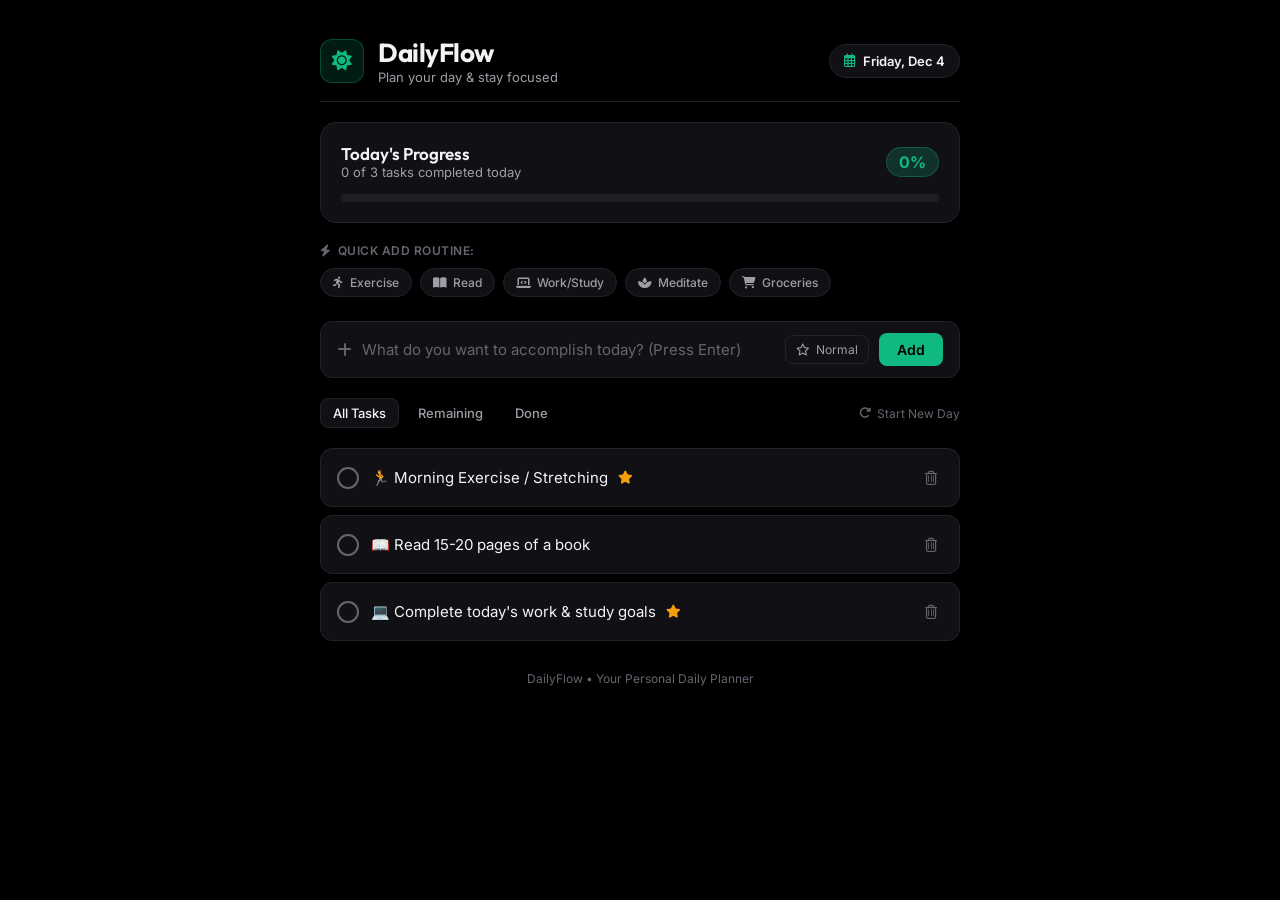
<file: index.html>
<!DOCTYPE html>
<html lang="en">
<head>
  <meta charset="UTF-8">
  <meta name="viewport" content="width=device-width, initial-scale=1.0">
  <meta name="description" content="DailyFlow - A sleek black-themed Daily Planner and Routine To-Do List Web App.">
  <title>DailyFlow | Today's Task Planner</title>
  <!-- Google Fonts: Inter & Outfit -->
  <link rel="preconnect" href="https://fonts.googleapis.com">
  <link rel="preconnect" href="https://fonts.gstatic.com" crossorigin>
  <link href="https://fonts.googleapis.com/css2?family=Inter:wght@300;400;500;600;700&family=Outfit:wght@500;600;700&display=swap" rel="stylesheet">
  <!-- FontAwesome Icons -->
  <link rel="stylesheet" href="https://cdnjs.cloudflare.com/ajax/libs/font-awesome/6.4.0/css/all.min.css">
  <link rel="stylesheet" href="styles.css">
</head>
<body>
  <div class="app-container">
    <!-- App Header & Today's Date -->
    <header class="app-header">
      <div class="header-left">
        <div class="logo-box">
          <i class="fa-solid fa-sun logo-icon"></i>
        </div>
        <div>
          <h1>DailyFlow</h1>
          <p class="subtitle">Plan your day & stay focused</p>
        </div>
      </div>

      <div class="date-badge">
        <i class="fa-regular fa-calendar-days"></i>
        <span id="current-date">Today</span>
      </div>
    </header>

    <!-- Today's Progress Card -->
    <section class="progress-card">
      <div class="progress-header">
        <div>
          <h2>Today's Progress</h2>
          <p id="progress-text">0 of 0 tasks completed</p>
        </div>
        <div class="percent-circle" id="percent-badge">0%</div>
      </div>

      <div class="progress-bar-track">
        <div class="progress-bar-fill" id="progress-fill"></div>
      </div>
    </section>

    <!-- Quick Routine Chips Bar -->
    <section class="routine-section">
      <span class="routine-title"><i class="fa-solid fa-bolt"></i> Quick Add Routine:</span>
      <div class="routine-chips">
        <button class="chip-btn" data-task="🏃 Morning Exercise"><i class="fa-solid fa-person-running"></i> Exercise</button>
        <button class="chip-btn" data-task="📖 Read 15 mins"><i class="fa-solid fa-book-open"></i> Read</button>
        <button class="chip-btn" data-task="💼 Focus Work / Study"><i class="fa-solid fa-laptop-code"></i> Work/Study</button>
        <button class="chip-btn" data-task="🧘 Meditation"><i class="fa-solid fa-spa"></i> Meditate</button>
        <button class="chip-btn" data-task="🛒 Grocery Shopping"><i class="fa-solid fa-cart-shopping"></i> Groceries</button>
      </div>
    </section>

    <!-- Add Task Input Box -->
    <section class="add-task-box">
      <form id="add-task-form">
        <div class="input-wrapper">
          <i class="fa-solid fa-plus input-add-icon"></i>
          <input type="text" id="task-input" placeholder="What do you want to accomplish today? (Press Enter)" required autocomplete="off">
          
          <button type="button" id="priority-toggle" class="btn-priority-toggle" title="Mark as Important">
            <i class="fa-regular fa-star"></i> <span id="prio-label">Normal</span>
          </button>

          <button type="submit" class="btn-add-submit">
            Add
          </button>
        </div>
      </form>
    </section>

    <!-- Controls & Filters -->
    <section class="controls-row">
      <div class="filter-group" id="filter-group">
        <button class="filter-btn active" data-filter="all">All Tasks</button>
        <button class="filter-btn" data-filter="active">Remaining</button>
        <button class="filter-btn" data-filter="completed">Done</button>
      </div>

      <button id="start-new-day-btn" class="btn-reset" title="Clear completed tasks to start a fresh day">
        <i class="fa-solid fa-rotate-right"></i> Start New Day
      </button>
    </section>

    <!-- Tasks Checklist -->
    <main class="tasks-wrapper">
      <div id="task-list" class="task-list">
        <!-- Dynamic Tasks Injected Here -->
      </div>

      <!-- Empty State -->
      <div id="empty-state" class="empty-state hidden">
        <div class="empty-icon"><i class="fa-regular fa-circle-check"></i></div>
        <h3 id="empty-title">All tasks completed!</h3>
        <p id="empty-desc">Add a new task above to start planning your day.</p>
      </div>
    </main>

    <!-- App Footer -->
    <footer class="app-footer">
      <p>DailyFlow • Your Personal Daily Planner</p>
    </footer>
  </div>

  <script src="app.js"></script>
</body>
</html>
</file>
<file: styles.css>
:root {
  --bg-black: #000000;
  --card-bg: #111115;
  --card-hover: #18181f;
  --border-color: #22222a;
  --border-focus: #3b3b48;

  --text-main: #f4f4f6;
  --text-muted: #9e9ea7;
  --text-dim: #656570;

  --accent-green: #10b981;
  --accent-green-glow: rgba(16, 185, 129, 0.2);
  --accent-gold: #f59e0b;
  --accent-rose: #f43f5e;

  --radius-sm: 8px;
  --radius-md: 12px;
  --radius-lg: 16px;

  --transition: all 0.2s cubic-bezier(0.4, 0, 0.2, 1);
}

* {
  box-sizing: border-box;
  margin: 0;
  padding: 0;
  font-family: 'Inter', system-ui, -apple-system, sans-serif;
}

body {
  background-color: var(--bg-black);
  color: var(--text-main);
  min-height: 100vh;
  display: flex;
  justify-content: center;
  align-items: flex-start;
  padding: 36px 16px;
}

/* App Container */
.app-container {
  width: 100%;
  max-width: 640px;
  display: flex;
  flex-direction: column;
  gap: 20px;
}

/* Header */
.app-header {
  display: flex;
  justify-content: space-between;
  align-items: center;
  flex-wrap: wrap;
  gap: 16px;
  padding-bottom: 16px;
  border-bottom: 1px solid var(--border-color);
}

.header-left {
  display: flex;
  align-items: center;
  gap: 14px;
}

.logo-box {
  width: 44px;
  height: 44px;
  background: rgba(16, 185, 129, 0.15);
  border: 1px solid rgba(16, 185, 129, 0.3);
  border-radius: var(--radius-md);
  display: flex;
  align-items: center;
  justify-content: center;
  font-size: 20px;
  color: var(--accent-green);
}

.header-left h1 {
  font-family: 'Outfit', sans-serif;
  font-size: 26px;
  font-weight: 700;
  letter-spacing: -0.5px;
}

.subtitle {
  font-size: 13px;
  color: var(--text-muted);
}

.date-badge {
  background: var(--card-bg);
  border: 1px solid var(--border-color);
  color: var(--text-main);
  padding: 8px 14px;
  border-radius: 20px;
  font-size: 13px;
  font-weight: 600;
  display: flex;
  align-items: center;
  gap: 8px;
}

.date-badge i {
  color: var(--accent-green);
}

/* Today's Progress Card */
.progress-card {
  background: var(--card-bg);
  border: 1px solid var(--border-color);
  border-radius: var(--radius-lg);
  padding: 20px;
  display: flex;
  flex-direction: column;
  gap: 14px;
}

.progress-header {
  display: flex;
  justify-content: space-between;
  align-items: center;
}

.progress-header h2 {
  font-family: 'Outfit', sans-serif;
  font-size: 17px;
  font-weight: 600;
}

.progress-header p {
  font-size: 13px;
  color: var(--text-muted);
}

.percent-circle {
  font-size: 16px;
  font-weight: 700;
  color: var(--accent-green);
  background: var(--accent-green-glow);
  padding: 4px 12px;
  border-radius: 20px;
  border: 1px solid rgba(16, 185, 129, 0.3);
}

.progress-bar-track {
  width: 100%;
  height: 8px;
  background: rgba(255, 255, 255, 0.06);
  border-radius: 10px;
  overflow: hidden;
}

.progress-bar-fill {
  height: 100%;
  width: 0%;
  background: var(--accent-green);
  box-shadow: 0 0 12px var(--accent-green);
  border-radius: 10px;
  transition: width 0.4s ease;
}

/* Routine Section Chips */
.routine-section {
  display: flex;
  flex-direction: column;
  gap: 10px;
}

.routine-title {
  font-size: 12px;
  font-weight: 600;
  color: var(--text-dim);
  text-transform: uppercase;
  letter-spacing: 0.5px;
  display: flex;
  align-items: center;
  gap: 6px;
}

.routine-chips {
  display: flex;
  gap: 8px;
  overflow-x: auto;
  padding-bottom: 4px;
}

.chip-btn {
  background: var(--card-bg);
  border: 1px solid var(--border-color);
  color: var(--text-muted);
  padding: 6px 12px;
  border-radius: 20px;
  font-size: 12px;
  font-weight: 500;
  cursor: pointer;
  white-space: nowrap;
  display: flex;
  align-items: center;
  gap: 6px;
  transition: var(--transition);
}

.chip-btn:hover {
  background: var(--card-hover);
  border-color: var(--border-focus);
  color: var(--text-main);
  transform: translateY(-1px);
}

/* Add Task Box */
.add-task-box {
  background: var(--card-bg);
  border: 1px solid var(--border-color);
  border-radius: var(--radius-md);
  padding: 6px;
  transition: var(--transition);
}

.add-task-box:focus-within {
  border-color: var(--accent-green);
  box-shadow: 0 0 0 2px var(--accent-green-glow);
}

.input-wrapper {
  display: flex;
  align-items: center;
  gap: 10px;
  padding: 4px 10px;
}

.input-add-icon {
  color: var(--text-dim);
  font-size: 16px;
}

.input-wrapper input {
  flex: 1;
  background: transparent;
  border: none;
  color: var(--text-main);
  font-size: 15px;
  outline: none;
  padding: 8px 0;
}

.input-wrapper input::placeholder {
  color: var(--text-dim);
}

.btn-priority-toggle {
  background: transparent;
  border: 1px solid var(--border-color);
  color: var(--text-muted);
  padding: 6px 10px;
  border-radius: var(--radius-sm);
  font-size: 12px;
  cursor: pointer;
  display: flex;
  align-items: center;
  gap: 6px;
  transition: var(--transition);
}

.btn-priority-toggle.active {
  background: rgba(245, 158, 11, 0.15);
  border-color: rgba(245, 158, 11, 0.4);
  color: var(--accent-gold);
}

.btn-add-submit {
  background: var(--accent-green);
  color: #000000;
  border: none;
  padding: 8px 18px;
  border-radius: var(--radius-sm);
  font-size: 14px;
  font-weight: 600;
  cursor: pointer;
  transition: var(--transition);
}

.btn-add-submit:hover {
  background: #34d399;
  transform: translateY(-1px);
}

/* Controls & Filters */
.controls-row {
  display: flex;
  justify-content: space-between;
  align-items: center;
}

.filter-group {
  display: flex;
  gap: 6px;
}

.filter-btn {
  background: transparent;
  border: 1px solid transparent;
  color: var(--text-muted);
  font-size: 13px;
  font-weight: 500;
  padding: 6px 12px;
  border-radius: var(--radius-sm);
  cursor: pointer;
  transition: var(--transition);
}

.filter-btn.active {
  background: var(--card-bg);
  border-color: var(--border-color);
  color: var(--text-main);
}

.btn-reset {
  background: transparent;
  border: none;
  color: var(--text-dim);
  font-size: 12px;
  cursor: pointer;
  display: flex;
  align-items: center;
  gap: 6px;
  transition: var(--transition);
}

.btn-reset:hover {
  color: var(--accent-rose);
}

/* Task Checklist Items */
.task-list {
  display: flex;
  flex-direction: column;
  gap: 8px;
}

.task-card {
  background: var(--card-bg);
  border: 1px solid var(--border-color);
  border-radius: var(--radius-md);
  padding: 14px 16px;
  display: flex;
  align-items: center;
  justify-content: space-between;
  gap: 12px;
  transition: var(--transition);
}

.task-card:hover {
  background: var(--card-hover);
  border-color: var(--border-focus);
}

.task-card.completed {
  opacity: 0.55;
}

.task-card-left {
  display: flex;
  align-items: center;
  gap: 12px;
  flex: 1;
}

.check-circle {
  width: 22px;
  height: 22px;
  border-radius: 50%;
  border: 2px solid var(--text-dim);
  display: flex;
  align-items: center;
  justify-content: center;
  cursor: pointer;
  transition: var(--transition);
  flex-shrink: 0;
}

.task-card.completed .check-circle {
  background: var(--accent-green);
  border-color: var(--accent-green);
  color: #000;
}

.check-circle i {
  font-size: 11px;
  opacity: 0;
  transition: var(--transition);
}

.task-card.completed .check-circle i {
  opacity: 1;
}

.task-title-content {
  display: flex;
  align-items: center;
  gap: 10px;
  flex: 1;
}

.task-title-text {
  font-size: 15px;
  color: var(--text-main);
  word-break: break-word;
}

.task-card.completed .task-title-text {
  text-decoration: line-through;
  color: var(--text-muted);
}

.star-badge {
  color: var(--accent-gold);
  font-size: 13px;
}

.btn-delete-task {
  background: transparent;
  border: none;
  color: var(--text-dim);
  font-size: 14px;
  cursor: pointer;
  padding: 6px;
  border-radius: 4px;
  transition: var(--transition);
}

.btn-delete-task:hover {
  color: var(--accent-rose);
  background: rgba(244, 63, 94, 0.12);
}

/* Empty State */
.empty-state {
  text-align: center;
  padding: 40px 20px;
  background: var(--card-bg);
  border-radius: var(--radius-md);
  border: 1px dashed var(--border-color);
}

.empty-icon {
  font-size: 36px;
  color: var(--accent-green);
  margin-bottom: 8px;
}

.empty-state h3 {
  font-size: 17px;
  margin-bottom: 4px;
}

.empty-state p {
  color: var(--text-muted);
  font-size: 13px;
}

.hidden {
  display: none !important;
}

/* Footer */
.app-footer {
  text-align: center;
  font-size: 12px;
  color: var(--text-dim);
  margin-top: 10px;
}
</file>
